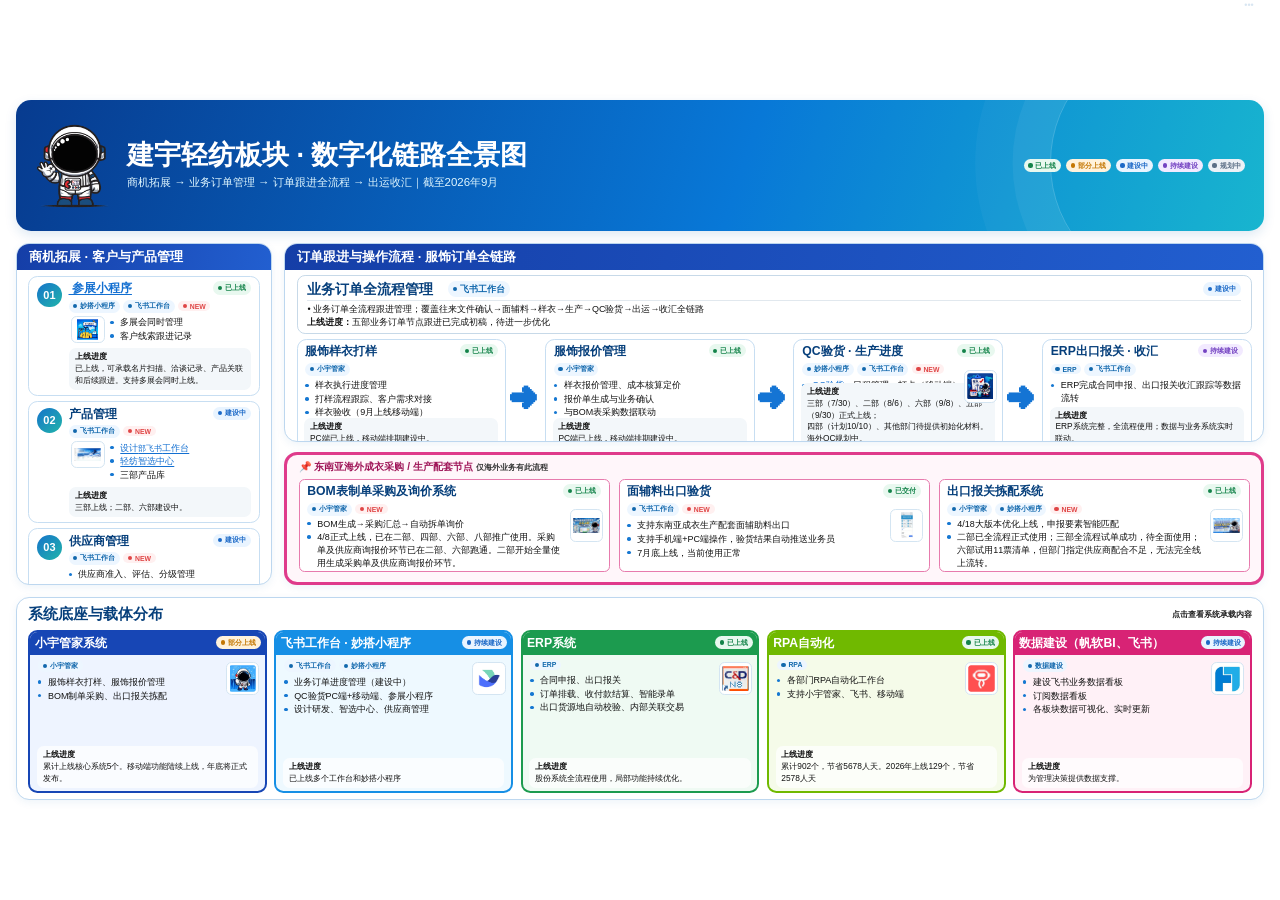
<file: kingland-digital-chain-map/index.html>
<!doctype html>
<html lang="zh-CN">
<head>
<meta charset="utf-8">
<meta name="viewport" content="width=device-width,initial-scale=1,maximum-scale=1">
<meta http-equiv="Cache-Control" content="no-cache, no-store, must-revalidate">
<meta http-equiv="Pragma" content="no-cache">
<meta http-equiv="Expires" content="0">
<title>建宇轻纺板块 · 数字化链路全景图</title>
<style>
html,body{margin:0;width:100%;height:100%;overflow:hidden;background:#fff;font-family:"Microsoft YaHei","PingFang SC",Arial,sans-serif}
#viewer{display:block;width:100%;height:100%;border:0;background:#fff}
#loading{position:fixed;inset:0;display:grid;place-items:center;color:#0b5fa8;font-size:16px;background:#fff}
</style>
</head>
<body>
<div id="loading">正在加载最新展示版本…</div>
<iframe id="viewer" title="建宇轻纺板块数字化链路全景图" allow="fullscreen"></iframe>
<script>
(async function(){
  const fallback='versions/20261008-1118.html';
  try{
    const response=await fetch('latest.json?t='+Date.now(),{cache:'no-store'});
    if(!response.ok) throw new Error('manifest');
    const latest=await response.json();
    document.getElementById('viewer').src=latest.page+'?v='+encodeURIComponent(latest.version);
  }catch(e){
    document.getElementById('viewer').src=fallback+'?v=20261008-1118';
  }
  document.getElementById('viewer').addEventListener('load',function(){
    document.getElementById('loading').style.display='none';
  });
})();
</script>
</body>
</html>
</file>
